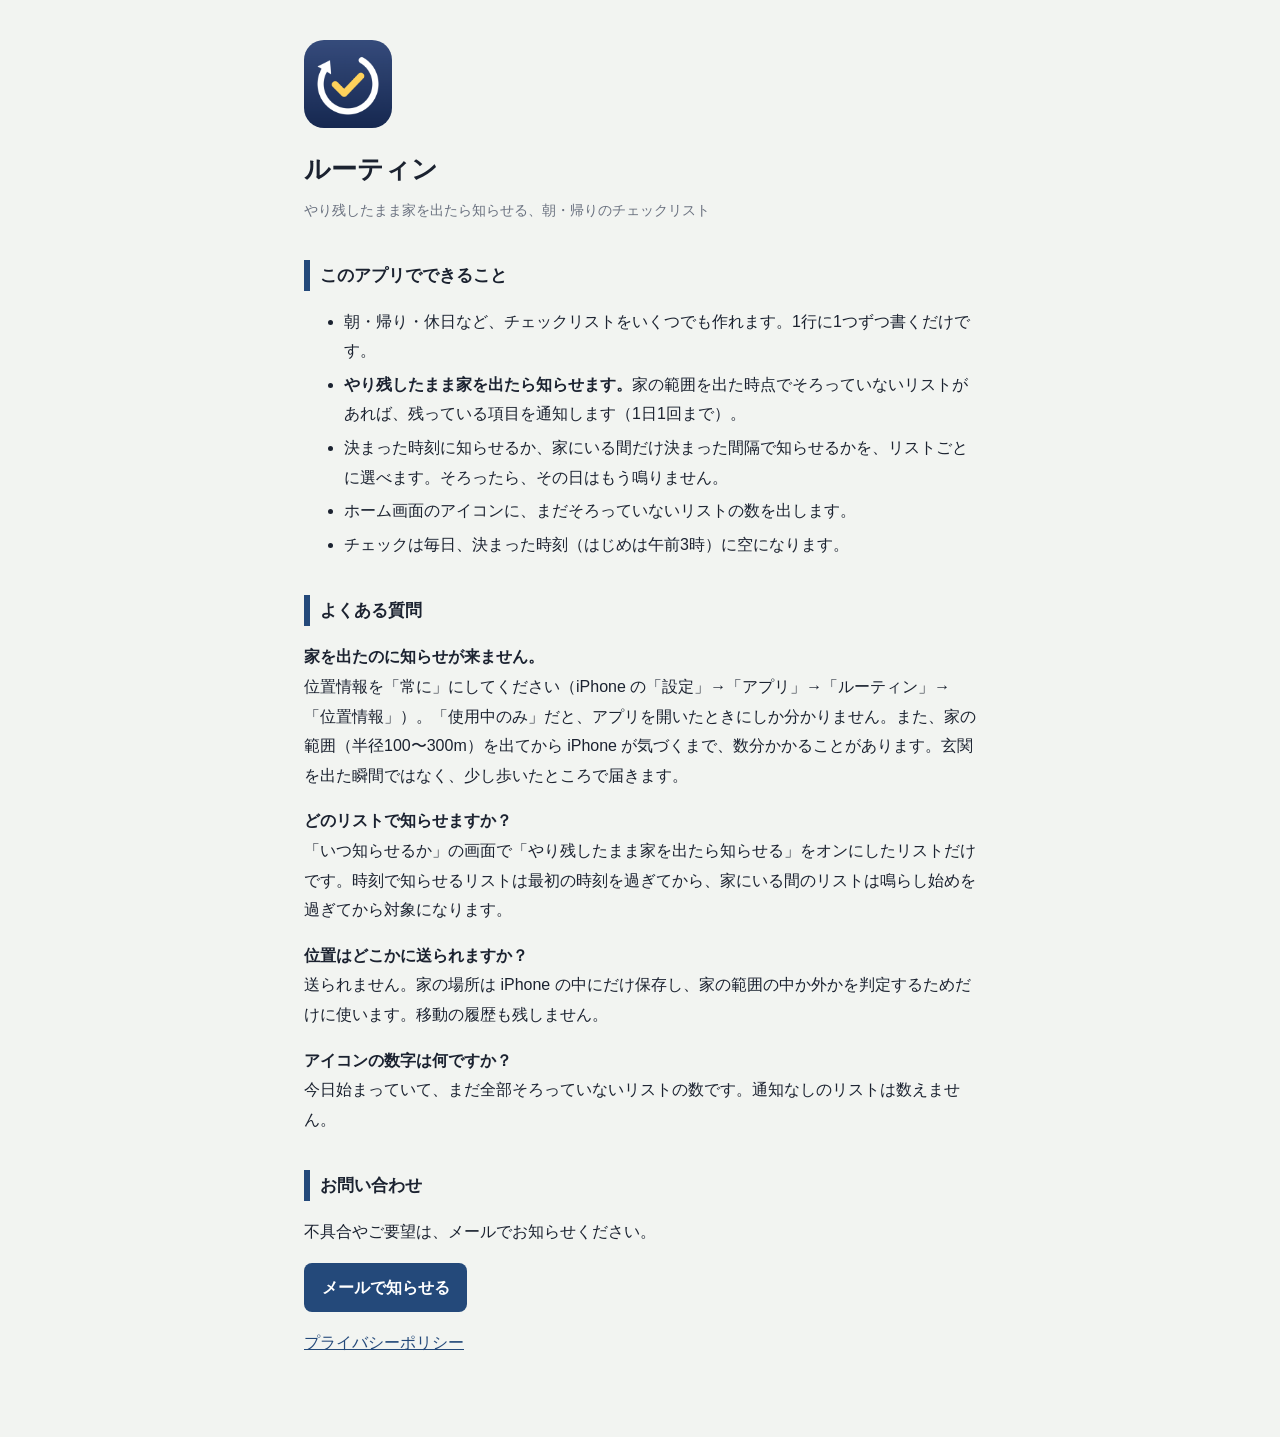
<file: index.html>
<!doctype html>
<html lang="ja">
<head>
<meta charset="utf-8">
<meta name="viewport" content="width=device-width,initial-scale=1">
<title>ルーティン サポート</title>
<link rel="stylesheet" href="style.css?v=1">
</head>
<body>

<img class="icon" src="icon.png" alt="ルーティンのアイコン">
<h1>ルーティン</h1>
<p class="sub">やり残したまま家を出たら知らせる、朝・帰りのチェックリスト</p>

<h2>このアプリでできること</h2>
<ul>
  <li>朝・帰り・休日など、チェックリストをいくつでも作れます。1行に1つずつ書くだけです。</li>
  <li><strong>やり残したまま家を出たら知らせます。</strong>家の範囲を出た時点でそろっていないリストがあれば、残っている項目を通知します（1日1回まで）。</li>
  <li>決まった時刻に知らせるか、家にいる間だけ決まった間隔で知らせるかを、リストごとに選べます。そろったら、その日はもう鳴りません。</li>
  <li>ホーム画面のアイコンに、まだそろっていないリストの数を出します。</li>
  <li>チェックは毎日、決まった時刻（はじめは午前3時）に空になります。</li>
</ul>

<h2>よくある質問</h2>
<p><strong>家を出たのに知らせが来ません。</strong><br>
位置情報を「常に」にしてください（iPhone の「設定」→「アプリ」→「ルーティン」→「位置情報」）。「使用中のみ」だと、アプリを開いたときにしか分かりません。また、家の範囲（半径100〜300m）を出てから iPhone が気づくまで、数分かかることがあります。玄関を出た瞬間ではなく、少し歩いたところで届きます。</p>

<p><strong>どのリストで知らせますか？</strong><br>
「いつ知らせるか」の画面で「やり残したまま家を出たら知らせる」をオンにしたリストだけです。時刻で知らせるリストは最初の時刻を過ぎてから、家にいる間のリストは鳴らし始めを過ぎてから対象になります。</p>

<p><strong>位置はどこかに送られますか？</strong><br>
送られません。家の場所は iPhone の中にだけ保存し、家の範囲の中か外かを判定するためだけに使います。移動の履歴も残しません。</p>

<p><strong>アイコンの数字は何ですか？</strong><br>
今日始まっていて、まだ全部そろっていないリストの数です。通知なしのリストは数えません。</p>

<h2>お問い合わせ</h2>
<p>不具合やご要望は、メールでお知らせください。</p>
<p><a class="mail" href="mailto:zzzjjj080@gmail.com?subject=ルーティンについて">メールで知らせる</a></p>

<p><a href="privacy.html">プライバシーポリシー</a></p>

</body>
</html>
</file>
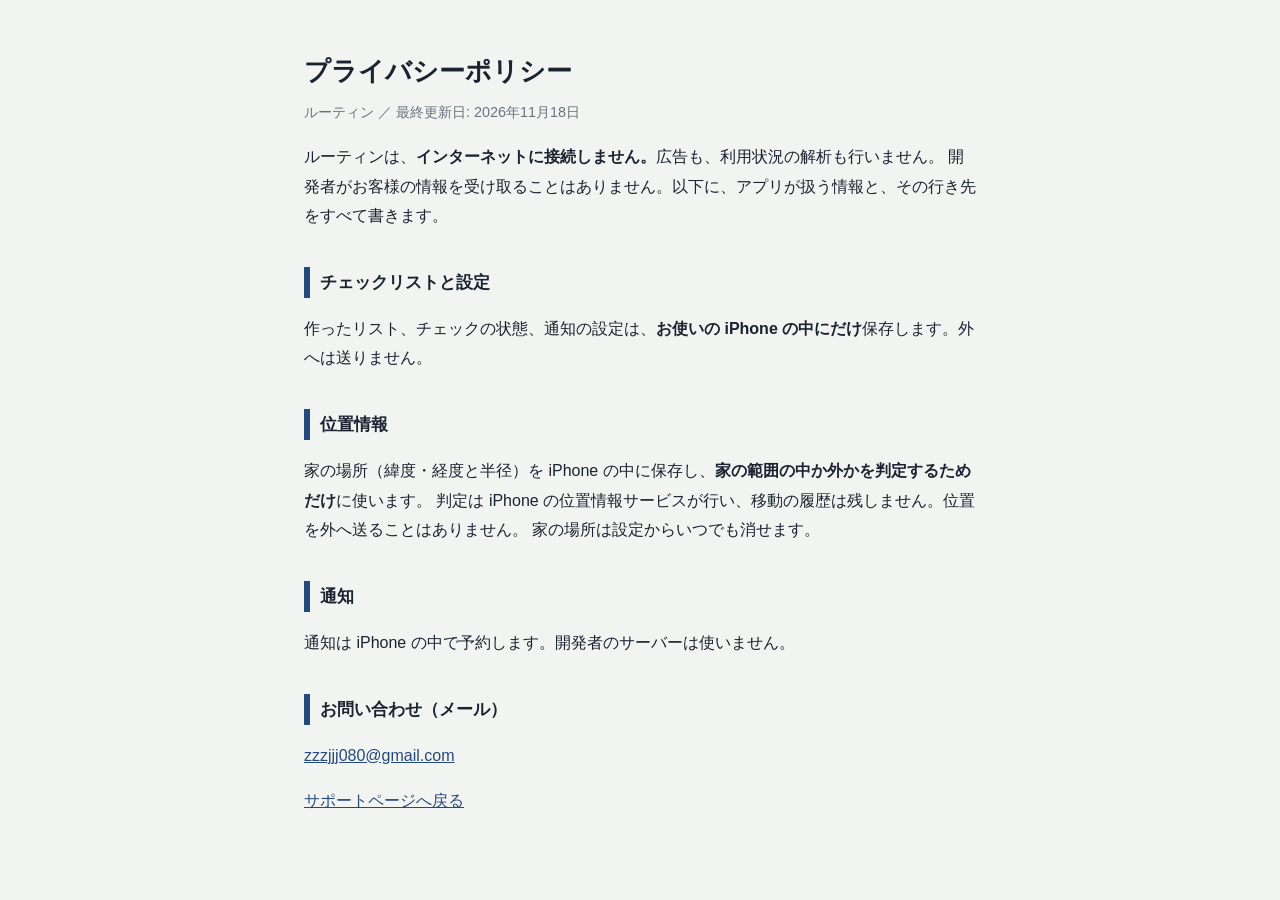
<file: privacy.html>
<!doctype html>
<html lang="ja">
<head>
<meta charset="utf-8">
<meta name="viewport" content="width=device-width,initial-scale=1">
<title>ルーティン プライバシーポリシー</title>
<link rel="stylesheet" href="style.css?v=1">
</head>
<body>

<h1>プライバシーポリシー</h1>
<p class="updated">ルーティン ／ 最終更新日: 2026年11月18日</p>

<p>
ルーティンは、<strong>インターネットに接続しません。</strong>広告も、利用状況の解析も行いません。
開発者がお客様の情報を受け取ることはありません。以下に、アプリが扱う情報と、その行き先をすべて書きます。
</p>

<h2>チェックリストと設定</h2>
<p>
作ったリスト、チェックの状態、通知の設定は、<strong>お使いの iPhone の中にだけ</strong>保存します。外へは送りません。
</p>

<h2>位置情報</h2>
<p>
家の場所（緯度・経度と半径）を iPhone の中に保存し、<strong>家の範囲の中か外かを判定するためだけ</strong>に使います。
判定は iPhone の位置情報サービスが行い、移動の履歴は残しません。位置を外へ送ることはありません。
家の場所は設定からいつでも消せます。
</p>

<h2>通知</h2>
<p>
通知は iPhone の中で予約します。開発者のサーバーは使いません。
</p>

<h2>お問い合わせ（メール）</h2>
<p><a href="mailto:zzzjjj080@gmail.com?subject=ルーティンのプライバシーについて">zzzjjj080@gmail.com</a></p>

<p><a href="index.html">サポートページへ戻る</a></p>

</body>
</html>
</file>
<file: style.css>
:root { color-scheme: light dark; }
body {
  max-width: 42rem; margin: 0 auto; padding: 2.5rem 1.25rem 4rem;
  font-family: -apple-system, BlinkMacSystemFont, "Hiragino Sans", "Yu Gothic UI", sans-serif;
  line-height: 1.85; color: #1b2230; background: #f2f4f1;
}
@media (prefers-color-scheme: dark) { body { color: #e6ece8; background: #0e1210; } a { color: #8db6ec; } }
h1 { font-size: 1.6rem; margin: .5rem 0 .25rem; }
h2 { font-size: 1.05rem; margin-top: 2.25rem; border-left: 6px solid #24497a; padding-left: .6rem; }
.updated, .sub { color: #6b7280; font-size: .9rem; margin-top: 0; }
a { color: #24497a; }
.icon { width: 88px; height: 88px; border-radius: 20px; }
.mail { display: inline-block; padding: .6rem 1.1rem; border-radius: 8px; background: #24497a; color: #fff; text-decoration: none; font-weight: 700; }
.note { font-size: .9rem; color: #6b7280; }
li { margin: .25rem 0; }
</file>
